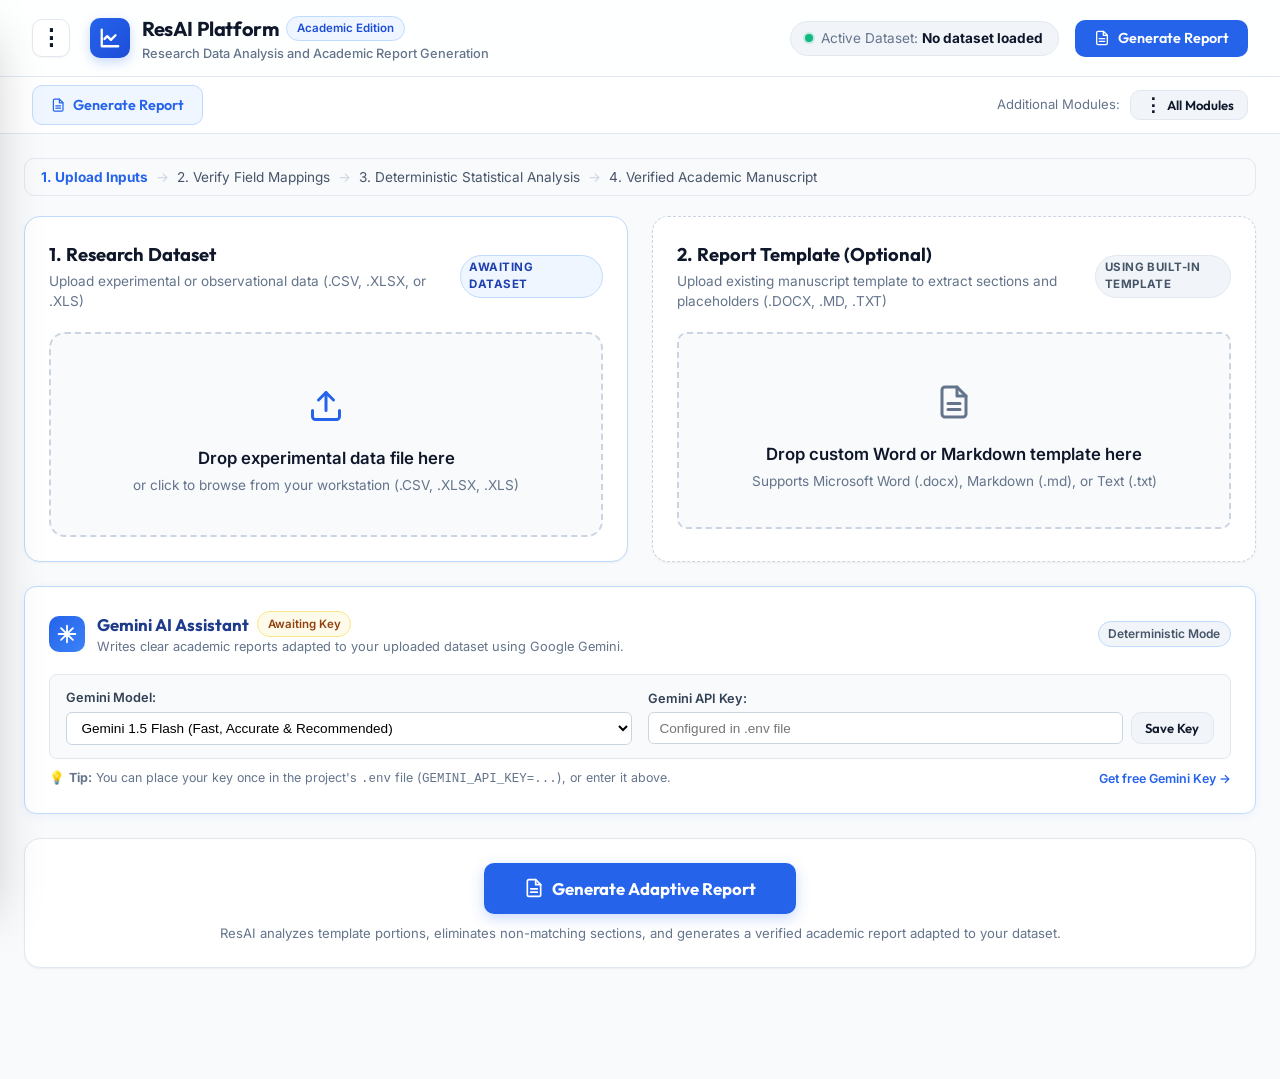
<file: index.html>
<!DOCTYPE html>
<html lang="en">
<head>
  <meta charset="UTF-8">
  <meta name="viewport" content="width=device-width, initial-scale=1.0">
  <title>ResAI - Precision Research Data Analysis and Reporting Platform</title>
  <meta name="description" content="ResAI - Precision research data analysis and reporting platform. Automated data quality profiling, rigorous hypothesis testing, local AI interpretation, and publication-grade academic manuscripts.">
  
  <!-- Modern Typography -->
  <link rel="preconnect" href="https://fonts.googleapis.com">
  <link rel="preconnect" href="https://fonts.gstatic.com" crossorigin>
  <link href="https://fonts.googleapis.com/css2?family=Inter:wght@400;500;600;700&family=Outfit:wght@500;600;700;800&family=JetBrains+Mono:wght@400;500&display=swap" rel="stylesheet">
  
  <!-- Plotly.js for Interactive Visualizations -->
  <script src="https://cdn.plot.ly/plotly-2.30.0.min.js"></script>

  <!-- Application Stylesheet -->
  <link rel="stylesheet" href="./static/css/styles.css?v=3.1">
</head>
<body>

  <!-- Top Navigation & Branding Header -->
  <header class="app-header">
    <div style="display: flex; align-items: center; gap: 0.75rem;">
      <!-- Three-Dot Navigation Menu Toggle Button -->
      <button id="btn-nav-menu-toggle" class="nav-menu-toggle-btn" aria-label="Open Secondary Navigation Menu" title="Open Navigation Menu">
        &#8942;
      </button>

      <div class="brand-wrapper">
        <div class="brand-logo" id="logo-icon" style="background: linear-gradient(135deg, #2563eb, #1d4ed8); display: flex; align-items: center; justify-content: center; box-shadow: 0 4px 12px rgba(37, 99, 235, 0.25);">
          <svg width="22" height="22" viewBox="0 0 24 24" fill="none" stroke="currentColor" stroke-width="2.5" stroke-linecap="round" stroke-linejoin="round" style="color: #ffffff;">
            <path d="M3 3v18h18" />
            <path d="M18 9l-5 5-4-4-3 3" />
          </svg>
        </div>
        <div>
          <div style="display: flex; align-items: center; gap: 0.5rem;">
            <span class="brand-title">ResAI Platform</span>
            <span class="badge" style="background: #eff6ff; color: #1d4ed8; font-size: 0.72rem; border: 1px solid #bfdbfe; font-weight: 600;">Academic Edition</span>
          </div>
          <div style="font-size: 0.8rem; color: var(--text-muted); font-weight: 500;">Research Data Analysis and Academic Report Generation</div>
        </div>
      </div>
    </div>

    <div style="display: flex; align-items: center; gap: 1rem;">
      <div class="header-status-pill">
        <span class="status-dot"></span>
        <span>Active Dataset: <strong id="header-dataset-name" style="color: var(--secondary);">No dataset loaded</strong></span>
      </div>
      <button class="btn btn-primary" id="btn-run-full-pipeline" title="Generate research report from active dataset">
        <svg class="ui-icon" viewBox="0 0 24 24"><path d="M14 2H6a2 2 0 0 0-2 2v16a2 2 0 0 0 2 2h12a2 2 0 0 0 2-2V8z"/><polyline points="14 2 14 8 20 8"/><line x1="16" y1="13" x2="8" y2="13"/><line x1="16" y1="17" x2="8" y2="17"/></svg>
        Generate Report
      </button>
    </div>
  </header>

  <!-- Primary Workflow Navigation Bar: Generate Report is the ONLY primary tab visible -->
  <nav class="workflow-nav-bar" aria-label="Workflow Steps">
    <button class="nav-tab-btn active" data-tab="generate" id="tab-btn-generate">
      <svg class="ui-icon ui-icon-sm" viewBox="0 0 24 24"><path d="M14 2H6a2 2 0 0 0-2 2v16a2 2 0 0 0 2 2h12a2 2 0 0 0 2-2V8z"/><polyline points="14 2 14 8 20 8"/><line x1="16" y1="13" x2="8" y2="13"/><line x1="16" y1="17" x2="8" y2="17"/></svg>
      Generate Report
    </button>
    <div style="margin-left: auto; display: flex; align-items: center; gap: 0.6rem;">
      <span style="font-size: 0.82rem; color: var(--text-muted);">Additional Modules:</span>
      <button class="btn btn-secondary btn-sm" id="btn-open-drawer-bar" style="font-size: 0.82rem; font-weight: 600; padding: 0.35rem 0.8rem; display: flex; align-items: center; gap: 0.35rem;" title="Access EDA, Hypothesis Testing, Visualizations, and Review">
        <span style="font-size: 1.1rem; line-height: 1;">&#8942;</span> All Modules
      </button>
    </div>
  </nav>

  <!-- Collapsible Navigation Drawer Backdrop -->
  <div id="nav-drawer-backdrop" class="nav-drawer-backdrop"></div>

  <!-- Collapsible Navigation Drawer (Secondary Tabs) -->
  <aside id="nav-drawer" class="nav-drawer" aria-label="Secondary Navigation Menu">
    <div class="nav-drawer-header">
      <div class="nav-drawer-title-box">
        <span class="nav-drawer-title">ResAI Research Modules</span>
        <span class="nav-drawer-subtitle">Secondary Analytical Tools</span>
      </div>
      <button id="btn-nav-drawer-close" class="nav-drawer-close" aria-label="Close Navigation Drawer">&times;</button>
    </div>
    <div class="nav-drawer-body">
      <div class="nav-drawer-section-title">Primary Workspace</div>
      <button class="nav-drawer-item primary-home active" data-tab="generate" id="drawer-item-generate">
        <svg class="ui-icon ui-icon-sm" viewBox="0 0 24 24"><path d="M14 2H6a2 2 0 0 0-2 2v16a2 2 0 0 0 2 2h12a2 2 0 0 0 2-2V8z"/><polyline points="14 2 14 8 20 8"/><line x1="16" y1="13" x2="8" y2="13"/><line x1="16" y1="17" x2="8" y2="17"/></svg>
        <span>Generate Report</span>
        <span class="nav-drawer-tag" style="background: #dcfce7; color: #166534;">Primary</span>
      </button>

      <div class="nav-drawer-section-title">Secondary Modules</div>
      <button class="nav-drawer-item" data-tab="eda" id="drawer-item-eda">
        <span class="nav-drawer-badge">2</span>
        <span>Exploratory Data Analysis & Features</span>
      </button>
      <button class="nav-drawer-item" data-tab="analysis" id="drawer-item-analysis">
        <span class="nav-drawer-badge">3</span>
        <span>Hypothesis Testing & Statistics</span>
      </button>
      <button class="nav-drawer-item" data-tab="visuals" id="drawer-item-visuals">
        <span class="nav-drawer-badge">4</span>
        <span>Publication Visualizations</span>
      </button>
      <button class="nav-drawer-item" data-tab="review" id="drawer-item-review">
        <span class="nav-drawer-badge">5</span>
        <span>Academic Report & Validation</span>
      </button>
      <button class="nav-drawer-item" data-tab="history" id="drawer-item-history">
        <span class="nav-drawer-badge">6</span>
        <span>Report History</span>
      </button>
    </div>
    <div class="nav-drawer-footer">
      <span>Client-Side Deterministic Engine</span>
      <button class="btn btn-secondary btn-sm" id="btn-drawer-quick-return" style="font-size: 0.75rem;">Return to Main</button>
    </div>
  </aside>

  <!-- Main Work Area -->
  <main class="app-main">

    <!-- ==========================================
         TAB 1: GENERATE REPORT (Default Landing Tab)
         ========================================== -->
    <section class="tab-pane active" id="tab-generate">
      
      <!-- Workflow Guidance Sub-header -->
      <div class="workflow-step-indicator">
        <span class="step-active">1. Upload Inputs</span>
        <span style="color: #cbd5e1;">&rarr;</span>
        <span id="step-ind-mapping">2. Verify Field Mappings</span>
        <span style="color: #cbd5e1;">&rarr;</span>
        <span id="step-ind-generation">3. Deterministic Statistical Analysis</span>
        <span style="color: #cbd5e1;">&rarr;</span>
        <span id="step-ind-report">4. Verified Academic Manuscript</span>
      </div>

      <!-- Upload Inputs: Visually Distinct Dual Interface -->
      <div class="grid-2" style="margin-bottom: 1.5rem;">
        
        <!-- Upload Card 1: Research Dataset (Primary) -->
        <div class="upload-card-dataset">
          <div class="card-header-flex">
            <div>
              <h2 class="card-title" style="font-size: 1.15rem;">1. Research Dataset</h2>
              <div class="card-subtitle">Upload experimental or observational data (.CSV, .XLSX, or .XLS)</div>
            </div>
            <span class="upload-card-badge" id="landing-dataset-status-badge" style="background: #eff6ff; color: #1e40af; border: 1px solid #bfdbfe;">Awaiting Dataset</span>
          </div>

          <!-- Dataset Drop Zone (visible before upload) -->
          <div class="drop-zone" id="drop-zone">
            <div class="drop-icon">
              <svg class="ui-icon ui-icon-lg" viewBox="0 0 24 24" style="color: var(--primary);"><path d="M21 15v4a2 2 0 0 1-2 2H5a2 2 0 0 1-2-2v-4"/><polyline points="17 8 12 3 7 8"/><line x1="12" y1="3" x2="12" y2="15"/></svg>
            </div>
            <div style="font-weight: 600; font-size: 1.05rem; color: var(--secondary);">Drop experimental data file here</div>
            <div style="font-size: 0.85rem; color: var(--text-muted); margin-top: 4px;">or click to browse from your workstation (.CSV, .XLSX, .XLS)</div>
            <input type="file" id="file-input" accept=".csv, .xlsx, .xls" style="display: none;">
          </div>

          <!-- Dataset Locked State Box (visible after upload) -->
          <div id="dataset-locked-card" class="locked-dataset-box" style="display: none;">
            <div class="locked-dataset-title" id="locked-dataset-name">dataset.csv</div>
            <div class="locked-dataset-meta" id="locked-dataset-meta">0 rows, 0 columns</div>
            <div style="margin-bottom: 1rem;">
              <span class="badge badge-success" style="font-size: 0.78rem;">Dataset Ingested and Profiled</span>
            </div>
            <button class="btn btn-secondary btn-sm" id="btn-reset-dataset" style="margin: 0 auto;">
              Start New Report / Upload New Dataset
            </button>
          </div>

          <!-- Upload Status Notification Area -->
          <div id="upload-status-area" style="display: none; margin-top: 0.85rem;"></div>
        </div>

        <!-- Upload Card 2: Academic Report Template (Optional) -->
        <div class="upload-card-template">
          <div class="card-header-flex">
            <div>
              <h2 class="card-title" style="font-size: 1.15rem;">2. Report Template (Optional)</h2>
              <div class="card-subtitle">Upload existing manuscript template to extract sections and placeholders (.DOCX, .MD, .TXT)</div>
            </div>
            <span class="upload-card-badge" id="template-status-badge" style="background: #f1f5f9; color: #475569; border: 1px solid #e2e8f0;">Using Built-in Template</span>
          </div>

          <!-- Template Drop Zone -->
          <div class="template-drop-zone" id="template-drop-zone">
            <div class="drop-icon">
              <svg class="ui-icon ui-icon-lg" viewBox="0 0 24 24" style="color: #64748b;"><path d="M14 2H6a2 2 0 0 0-2 2v16a2 2 0 0 0 2 2h12a2 2 0 0 0 2-2V8z"/><polyline points="14 2 14 8 20 8"/><line x1="16" y1="13" x2="8" y2="13"/><line x1="16" y1="17" x2="8" y2="17"/></svg>
            </div>
            <div style="font-weight: 600; font-size: 1.05rem; color: var(--secondary);">Drop custom Word or Markdown template here</div>
            <div style="font-size: 0.85rem; color: var(--text-muted); margin-top: 4px;">Supports Microsoft Word (.docx), Markdown (.md), or Text (.txt)</div>
            <input type="file" id="template-file-input" accept=".docx, .md, .txt" style="display: none;">
          </div>

          <!-- Template Uploaded Information Area -->
          <div id="template-info-box" style="display: none; margin-top: 1rem; background: #f8fafc; border: 1px solid #cbd5e1; border-radius: 8px; padding: 1rem;">
            <div style="display: flex; justify-content: space-between; align-items: center; margin-bottom: 0.5rem;">
              <span style="font-weight: 700; color: #1e3a8a; font-size: 0.9rem;" id="template-filename-label">Template Loaded</span>
              <button class="btn btn-secondary btn-sm" id="btn-remove-template" style="font-size: 0.75rem; padding: 2px 8px;">Remove Template</button>
            </div>
            <div style="font-size: 0.8rem; color: #475569; margin-bottom: 0.5rem;">Extracted Sections & Placeholders:</div>
            <div id="template-extracted-sections" style="display: flex; flex-wrap: wrap; gap: 4px;"></div>
          </div>
        </div>

      </div>

      <!-- ==========================================
           GEMINI AI INTELLIGENCE LAYER (Clean & Easy to Use)
           ========================================== -->
      <div id="local-ai-panel" class="card" style="margin-bottom: 1.5rem; border: 1px solid #bfdbfe; background: #ffffff; border-radius: 12px; box-shadow: 0 2px 8px rgba(37, 99, 235, 0.06);">
        <div class="card-header-flex" style="margin-bottom: 0.6rem;">
          <div style="display: flex; align-items: center; gap: 0.75rem;">
            <div style="width: 36px; height: 36px; border-radius: 10px; background: linear-gradient(135deg, #2563eb, #3b82f6); display: flex; align-items: center; justify-content: center; color: white;">
              <svg width="20" height="20" viewBox="0 0 24 24" fill="none" stroke="currentColor" stroke-width="2.2" stroke-linecap="round" stroke-linejoin="round">
                <path d="M12 2v20M2 12h20M4.93 4.93l14.14 14.14M4.93 19.07l14.14-14.14"/>
              </svg>
            </div>
            <div>
              <div style="display: flex; align-items: center; gap: 0.5rem;">
                <h2 class="card-title" style="font-size: 1.05rem; margin: 0; font-weight: 700; color: #1e3a8a;">Gemini AI Assistant</h2>
                <span class="badge" id="local-ai-status-badge" style="background: #eff6ff; color: #1e40af; border: 1px solid #bfdbfe; font-size: 0.72rem; font-weight: 600;">Checking .env...</span>
              </div>
              <div class="card-subtitle" style="font-size: 0.8rem; margin: 0; color: #64748b;">
                Writes clear academic reports adapted to your uploaded dataset using Google Gemini.
              </div>
            </div>
          </div>
          <div style="display: flex; align-items: center; gap: 0.5rem;">
            <span class="badge" id="ai-mode-badge" style="background: #eff6ff; color: #1d4ed8; border: 1px solid #bfdbfe; font-size: 0.75rem; font-weight: 600;">
              Active
            </span>
          </div>
        </div>

        <!-- Easy Gemini Configuration Body -->
        <div id="local-ai-body" style="padding-top: 0.5rem;">
          <div style="display: flex; flex-wrap: wrap; align-items: center; justify-content: space-between; gap: 1rem; background: #f8fafc; border: 1px solid #e2e8f0; border-radius: 8px; padding: 0.85rem 1rem;">
            <div style="flex: 1; min-width: 240px;">
              <label for="select-local-model" style="font-size: 0.8rem; font-weight: 600; color: #334155; display: block; margin-bottom: 0.25rem;">
                Gemini Model:
              </label>
              <select id="select-local-model" class="form-control" style="font-size: 0.85rem; padding: 0.45rem 0.65rem; border: 1px solid #cbd5e1; border-radius: 6px; width: 100%; background: #ffffff;">
                <option value="gemini-1.5-flash" selected>Gemini 1.5 Flash (Fast, Accurate & Recommended)</option>
                <option value="gemini-2.0-flash">Gemini 2.0 Flash (Next-Gen High Speed)</option>
                <option value="gemini-1.5-pro">Gemini 1.5 Pro (Deep Research Synthesis)</option>
              </select>
            </div>
            
            <div style="flex: 1; min-width: 240px;" id="gemini-key-container">
              <label for="input-gemini-key" style="font-size: 0.8rem; font-weight: 600; color: #334155; display: block; margin-bottom: 0.25rem;">
                Gemini API Key:
              </label>
              <div style="display: flex; gap: 0.5rem;">
                <input type="password" id="input-gemini-key" class="form-control" placeholder="Configured in .env file" style="font-size: 0.85rem; padding: 0.45rem 0.65rem; border: 1px solid #cbd5e1; border-radius: 6px; width: 100%; background: #ffffff;">
                <button class="btn btn-secondary btn-sm" id="btn-save-gemini-key" style="white-space: nowrap; font-size: 0.82rem; padding: 0.45rem 0.85rem;">Save Key</button>
              </div>
            </div>
          </div>

          <!-- Simple Helper Text -->
          <div id="local-ai-info-notice" style="font-size: 0.78rem; color: #64748b; margin-top: 0.6rem; display: flex; align-items: center; justify-content: space-between;">
            <span>💡 <strong>Tip:</strong> You can place your key once in the project's <code>.env</code> file (<code>GEMINI_API_KEY=...</code>), or enter it above.</span>
            <a href="https://aistudio.google.com/app/apikey" target="_blank" rel="noopener noreferrer" style="color: #2563eb; text-decoration: none; font-weight: 600; font-size: 0.78rem;">Get free Gemini Key &rarr;</a>
          </div>
        </div>
      </div>


      <!-- ==========================================
           STAGE 4: INTERACTIVE FIELD MAPPING & REVIEW PANEL
           ========================================== -->
      <div id="landing-mapping-panel" class="mapping-review-card" style="display: none;">
        <div class="card-header-flex" style="margin-bottom: 0.75rem;">
          <div>
            <h2 class="card-title" style="font-size: 1.2rem;">Template Intelligence & Variable Mapping</h2>
            <div class="card-subtitle">
              ResAI interprets every template section, strips instructional boilerplate, and maps analytical parameters to verified dataset calculations.
            </div>
          </div>
          <span class="badge" id="mapping-summary-badge" style="background: #eff6ff; color: #1e40af; border: 1px solid #bfdbfe; font-weight: 600;">
            Awaiting Confirmation
          </span>
        </div>

        <!-- Section Interpretation & Intelligence Decision Plan -->
        <div id="section-decisions-panel" style="margin-bottom: 1.25rem; background: #f8fafc; border: 1px solid #e2e8f0; border-radius: 8px; padding: 1rem;">
          <div style="display: flex; justify-content: space-between; align-items: center; margin-bottom: 0.5rem;">
            <span style="font-weight: 700; color: #1e3a8a; font-size: 0.88rem;">Template Interpretation & Section Action Plan</span>
            <span style="font-size: 0.75rem; color: #64748b;">Automated Deterministic Classification</span>
          </div>
          <div id="section-decisions-list" style="display: flex; flex-direction: column; gap: 0.5rem; font-size: 0.82rem;"></div>
        </div>

        <!-- Optional Study Context Inputs -->
        <details style="margin-bottom: 1.25rem; background: #ffffff; border: 1px solid #e2e8f0; border-radius: 8px; padding: 0.75rem 1rem;">
          <summary style="font-weight: 600; color: #1e3a8a; font-size: 0.85rem; cursor: pointer;">
            Optional Study Context & Literature Citations (Click to customize)
          </summary>
          <div style="display: grid; grid-template-columns: 1fr 1fr; gap: 0.75rem; margin-top: 0.75rem;">
            <div>
              <label style="font-size: 0.75rem; color: #475569; font-weight: 600; display: block; margin-bottom: 0.2rem;">Custom Study Title</label>
              <input type="text" id="study-context-title" class="form-control" placeholder="e.g. Phase II Clinical Evaluation of Recovery Rates" style="width: 100%; font-size: 0.8rem; padding: 0.4rem 0.6rem; border: 1px solid #cbd5e1; border-radius: 4px;">
            </div>
            <div>
              <label style="font-size: 0.75rem; color: #475569; font-weight: 600; display: block; margin-bottom: 0.2rem;">Principal Investigator / Author</label>
              <input type="text" id="study-context-author" class="form-control" placeholder="e.g. Dr. Alex Mercer, Department of Oncology" style="width: 100%; font-size: 0.8rem; padding: 0.4rem 0.6rem; border: 1px solid #cbd5e1; border-radius: 4px;">
            </div>
            <div style="grid-column: 1 / -1;">
              <label style="font-size: 0.75rem; color: #475569; font-weight: 600; display: block; margin-bottom: 0.2rem;">Research Objective / Question</label>
              <input type="text" id="study-context-objective" class="form-control" placeholder="e.g. Determine whether active drug cohorts exhibit statistically accelerated recovery relative to controls" style="width: 100%; font-size: 0.8rem; padding: 0.4rem 0.6rem; border: 1px solid #cbd5e1; border-radius: 4px;">
            </div>
            <div style="grid-column: 1 / -1;">
              <label style="font-size: 0.75rem; color: #475569; font-weight: 600; display: block; margin-bottom: 0.2rem;">Literature Citations (One per line; ResAI will never hallucinate fake sources)</label>
              <textarea id="study-context-literature" class="form-control" rows="2" placeholder="e.g. Smith, J. & Jones, R. (2021). Foundations of Clinical Recovery Trials. Journal of Medicine, 45(2), 112-120." style="width: 100%; font-size: 0.8rem; padding: 0.4rem 0.6rem; border: 1px solid #cbd5e1; border-radius: 4px; font-family: var(--font-mono);"></textarea>
            </div>
          </div>
        </details>

        <!-- Mappings Table -->
        <div class="table-container">
          <table class="mapping-table" id="mapping-table">
            <thead>
              <tr>
                <th style="width: 22%;">Target Document Field</th>
                <th style="width: 18%;">Source Type</th>
                <th style="width: 25%;">Assigned Variable / Operation</th>
                <th style="width: 15%;">Status</th>
                <th style="width: 20%;">Review & Modify</th>
              </tr>
            </thead>
            <tbody id="mapping-table-body"></tbody>
          </table>
        </div>

        <!-- Mapping Action Bar -->
        <div style="display: flex; justify-content: space-between; align-items: center; margin-top: 1.25rem; padding-top: 1rem; border-top: 1px solid #e2e8f0; flex-wrap: wrap; gap: 1rem;">
          <div style="font-size: 0.82rem; color: #64748b;" id="mapping-guidance-note">
            Deterministic calculations will execute only on verified mappings. No numbers will be guessed or fabricated.
          </div>
          <button class="btn btn-primary" id="btn-confirm-mappings-generate" style="padding: 0.85rem 2rem; font-size: 1rem; font-weight: 700; box-shadow: 0 4px 14px rgba(37, 99, 235, 0.25);">
            <svg class="ui-icon" style="width: 18px; height: 18px;" viewBox="0 0 24 24"><polyline points="20 6 9 17 4 12"/></svg>
            Confirm Mappings & Generate Report
          </button>
        </div>
      </div>

      <!-- Action Card: Direct Generate Button -->
      <div class="card" id="landing-initial-generate-card" style="margin-bottom: 1.5rem; text-align: center; padding: 1.5rem;">
        <button class="btn btn-primary" id="btn-generate-landing-report" style="padding: 0.95rem 2.5rem; font-size: 1.05rem; font-weight: 700; margin: 0 auto; box-shadow: 0 4px 14px rgba(37, 99, 235, 0.25);">
          <svg class="ui-icon" style="width: 20px; height: 20px;" viewBox="0 0 24 24"><path d="M14 2H6a2 2 0 0 0-2 2v16a2 2 0 0 0 2 2h12a2 2 0 0 0 2-2V8z"/><polyline points="14 2 14 8 20 8"/><line x1="16" y1="13" x2="8" y2="13"/><line x1="16" y1="17" x2="8" y2="17"/></svg>
          Generate Adaptive Report
        </button>
        <div style="font-size: 0.82rem; color: #64748b; margin-top: 0.6rem;">
          ResAI analyzes template portions, eliminates non-matching sections, and generates a verified academic report adapted to your dataset.
        </div>
      </div>

      <!-- Execution Pipeline Progress Container -->
      <div id="landing-pipeline-progress" class="pipeline-progress-container" style="display: none; margin-bottom: 1.5rem;">
        <div style="display: flex; justify-content: space-between; align-items: center;">
          <div style="font-weight: 700; color: #1e3a8a; font-size: 0.95rem; display: flex; align-items: center; gap: 0.5rem;">
            <div class="spinner" style="width: 18px; height: 18px; border-width: 2px;"></div>
            <span id="pipeline-status-text">Executing automated research pipeline...</span>
          </div>
          <span style="font-size: 0.78rem; color: #64748b; font-weight: 600;" id="pipeline-step-counter">Step 1 of 5</span>
        </div>
        <div class="pipeline-steps-grid">
          <div class="pipeline-step-item" id="p-step-1">
            <span class="step-icon-circle">1</span>
            <span>Dataset Ingestion</span>
          </div>
          <div class="pipeline-step-item" id="p-step-2">
            <span class="step-icon-circle">2</span>
            <span>Health & Profiling</span>
          </div>
          <div class="pipeline-step-item" id="p-step-3">
            <span class="step-icon-circle">3</span>
            <span>Hypothesis Testing</span>
          </div>
          <div class="pipeline-step-item" id="p-step-4">
            <span class="step-icon-circle">4</span>
            <span>Grounded Narrative</span>
          </div>
          <div class="pipeline-step-item" id="p-step-5">
            <span class="step-icon-circle">5</span>
            <span>Claim Validation</span>
          </div>
        </div>
      </div>

      <!-- Instant Report Outcome & Direct Download Card -->
      <div id="landing-report-outcome" class="report-outcome-card" style="display: none;">
        <div style="display: flex; justify-content: space-between; align-items: flex-start; flex-wrap: wrap; gap: 1rem; border-bottom: 1.5px solid #e2e8f0; padding-bottom: 1rem;">
          <div>
            <div style="display: flex; align-items: center; gap: 0.5rem; margin-bottom: 0.25rem;">
              <span class="badge badge-success">Report Generated Successfully</span>
              <span class="badge" id="outcome-claim-badge" style="background: #ecfdf5; color: #065f46; border: 1px solid #a7f3d0; font-weight: 700;">Claims Grounded</span>
            </div>
            <h2 id="outcome-title" style="font-family: var(--font-heading); color: #1e3a8a; font-size: 1.35rem; font-weight: 700; margin-top: 0.25rem;">
              Empirical Research Manuscript
            </h2>
            <div id="outcome-meta" style="font-size: 0.85rem; color: #64748b;">
              Principal Investigator: Lead Researcher | Date: Today | Verified Analysis
            </div>
          </div>

          <!-- Direct Download Actions on Tab 1 -->
          <div style="display: flex; gap: 0.5rem; flex-wrap: wrap;">
            <button class="btn btn-primary btn-sm" id="btn-landing-dl-docx" title="Download Microsoft Word document">
              <svg class="ui-icon ui-icon-sm" viewBox="0 0 24 24"><path d="M14 2H6a2 2 0 0 0-2 2v16a2 2 0 0 0 2 2h12a2 2 0 0 0 2-2V8z"/><polyline points="14 2 14 8 20 8"/><line x1="16" y1="13" x2="8" y2="13"/><line x1="16" y1="17" x2="8" y2="17"/></svg>
              Download Word (.docx)
            </button>
            <button class="btn btn-secondary btn-sm" id="btn-landing-dl-md" title="Download Markdown text">
              <svg class="ui-icon ui-icon-sm" viewBox="0 0 24 24"><polyline points="4 7 4 4 20 4 20 7"/><line x1="9" y1="20" x2="15" y2="20"/><line x1="12" y1="4" x2="12" y2="20"/></svg>
              Markdown (.md)
            </button>
            <button class="btn btn-secondary btn-sm" id="btn-landing-dl-pdf" title="Print or save as PDF">
              <svg class="ui-icon ui-icon-sm" viewBox="0 0 24 24"><polyline points="6 9 6 2 18 2 18 9"/><path d="M6 18H4a2 2 0 0 1-2-2v-5a2 2 0 0 1 2-2h16a2 2 0 0 1 2 2v5a2 2 0 0 1-2 2h-2"/><rect x="6" y="14" width="12" height="8"/></svg>
              Print / PDF
            </button>
            <button class="btn btn-secondary btn-sm" id="btn-landing-copy" title="Copy manuscript text">
              <svg class="ui-icon ui-icon-sm" viewBox="0 0 24 24"><rect x="9" y="9" width="13" height="13" rx="2" ry="2"/><path d="M5 15H4a2 2 0 0 1-2-2V4a2 2 0 0 1 2-2h9a2 2 0 0 1 2 2v1"/></svg>
              Copy Text
            </button>
            <button class="btn btn-secondary btn-sm" id="btn-landing-goto-review" style="background: #eff6ff; border-color: #93c5fd; color: #1d4ed8;" title="Inspect in-depth in Secondary Review Tab">
              Inspect in Full Editor &rarr;
            </button>
          </div>
        </div>

        <!-- Validation & Hygiene Alerts (Only shown if warnings or blocked operations exist) -->
        <div id="outcome-warnings-container" style="display: none; background: #fffbeb; border: 1.5px solid #fde68a; border-radius: 8px; padding: 0.85rem 1.1rem; margin-top: 1.25rem; margin-bottom: 1.25rem;">
          <div style="font-weight: 700; color: #92400e; font-size: 0.88rem; margin-bottom: 0.35rem;">
            Statistical and Data Hygiene Caveats:
          </div>
          <ul id="outcome-warnings-list" style="margin-left: 1.2rem; font-size: 0.83rem; color: #78350f; line-height: 1.5;"></ul>
        </div>

        <!-- Adaptive Report Intelligence Summary (Shown when Gemini Adaptive Engine synthesizes the report) -->
        <div id="outcome-adaptive-panel" style="display: none; background: linear-gradient(135deg, #f0fdf4 0%, #eff6ff 100%); border: 1.5px solid #bbf7d0; border-radius: 8px; padding: 1rem 1.25rem; margin-top: 1.25rem; margin-bottom: 1.25rem;">
          <div style="display: flex; align-items: center; justify-content: space-between; flex-wrap: wrap; gap: 0.75rem; margin-bottom: 0.6rem;">
            <div style="display: flex; align-items: center; gap: 0.6rem;">
              <span style="font-size: 1.2rem;">✨</span>
              <span style="font-weight: 700; color: #166534; font-size: 0.95rem;">Adaptive Intelligence Plan</span>
              <span class="badge" id="outcome-domain-badge" style="background: #dbeafe; color: #1e40af; border: 1px solid #bfdbfe; font-size: 0.75rem; font-weight: 600;">Domain: Empirical Analysis</span>
            </div>
            <span class="badge" id="outcome-adaptation-badge" style="background: #dcfce7; color: #15803d; border: 1px solid #86efac; font-size: 0.75rem; font-weight: 600;">100% Grounded • 0 Hallucinations</span>
          </div>
          <div id="outcome-adaptive-summary" style="font-size: 0.86rem; color: #334155; line-height: 1.55;">
            <!-- Adaptive narrative plan explanation -->
          </div>
          <div id="outcome-adaptive-sections" style="display: flex; flex-wrap: wrap; gap: 0.4rem; margin-top: 0.75rem;">
            <!-- Dynamic tags for adapted sections -->
          </div>
        </div>

        <!-- Industry-Grade Generated Academic Manuscript Viewer -->
        <div style="margin-top: 1.5rem;">
          <div id="landing-manuscript-viewer" class="academic-manuscript">
            <!-- Rendered complete publication-grade manuscript appears here -->
          </div>
        </div>
      </div>
    </section>


    <!-- ==========================================
         TAB 2: EXPLORATORY DATA ANALYSIS & FEATURE ENGINEERING
         ========================================== -->
    <section class="tab-pane" id="tab-eda">
      
      <!-- Quick Return Bar -->
      <div class="secondary-tab-nav-bar">
        <div style="display: flex; align-items: center; gap: 0.5rem; font-size: 0.85rem; color: #64748b;">
          <span>Secondary Module</span>
          <span>&bull;</span>
          <strong style="color: var(--secondary);">Exploratory Data Analysis & Features</strong>
        </div>
        <button class="btn-return-home btn-back-to-generate" title="Return to Generate Report">
          &larr; Return to Generate Report
        </button>
      </div>
      
      <!-- Dataset Attributes & Sheet Inspection -->
      <div class="card" style="margin-bottom: 1.25rem;">
        <div class="card-header-flex">
          <div>
            <h2 class="card-title">Dataset Attributes and Schema Inspection</h2>
            <div class="card-subtitle">Examine loaded data structures, column schemas, and sample records in laboratory memory</div>
          </div>
          <div style="display: flex; gap: 0.5rem; align-items: center;">
            <select class="form-select" id="select-excel-sheet" style="display: none; width: auto; font-size: 0.82rem;">
              <option value="">Active Sheet</option>
            </select>
            <span class="badge badge-success" id="explorer-records-badge">0 Rows Loaded</span>
          </div>
        </div>

        <div class="grid-4" style="margin-top: 0.5rem;">
          <div class="stat-box">
            <div class="stat-value" id="exp-total-rows">0</div>
            <div class="stat-label">Total Observations (N)</div>
          </div>
          <div class="stat-box">
            <div class="stat-value" id="exp-total-cols">0</div>
            <div class="stat-label">Total Columns (P)</div>
          </div>
          <div class="stat-box">
            <div class="stat-value" id="exp-num-cols">0</div>
            <div class="stat-label">Continuous Measures</div>
          </div>
          <div class="stat-box">
            <div class="stat-value" id="exp-cat-cols">0</div>
            <div class="stat-label">Categorical Factors</div>
          </div>
        </div>
      </div>

      <!-- Health Metrics Overview -->
      <div class="grid-4" style="margin-bottom: 1.25rem;">
        <div class="stat-box">
          <div class="stat-value" id="stat-health-score">100%</div>
          <div class="stat-label">Data Health Index</div>
        </div>
        <div class="stat-box">
          <div class="stat-value" id="stat-total-rows">0</div>
          <div class="stat-label">Total Observations (N)</div>
        </div>
        <div class="stat-box">
          <div class="stat-value" id="stat-total-cols">0</div>
          <div class="stat-label">Variables / Features</div>
        </div>
        <div class="stat-box">
          <div class="stat-value" id="stat-missing-rate">0.0%</div>
          <div class="stat-label">Missing Cell Rate</div>
        </div>
      </div>

      <!-- Feature Engineering & Preprocessing Studio -->
      <div class="card" style="margin-bottom: 1.5rem;">
        <div class="card-header-flex">
          <div>
            <h2 class="card-title">Feature Engineering and Preprocessing Studio</h2>
            <div class="card-subtitle">Clean, impute missing values, handle outliers, scale continuous features, and encode categories</div>
          </div>
          <button class="btn btn-success btn-sm" id="btn-clean-data">
            Auto Impute & Clean Dataset
          </button>
        </div>

        <div id="eda-issues-container" style="margin-bottom: 1rem;"></div>

        <!-- 4 Modular Feature Engineering Tools -->
        <div class="fe-grid">
          
          <!-- Tool 1: Missing Value Imputation -->
          <div class="fe-card">
            <div>
              <div class="fe-card-title">Missing Value Imputation</div>
              <div class="fe-card-desc">Replace null/missing cells with robust statistical estimators or drop rows</div>
              <div class="form-group">
                <label class="form-label">Target Variable</label>
                <select class="form-select" id="fe-impute-col"></select>
              </div>
              <div class="form-group">
                <label class="form-label">Strategy</label>
                <select class="form-select" id="fe-impute-strategy">
                  <option value="mean">Mean (Continuous)</option>
                  <option value="median">Median (Continuous)</option>
                  <option value="mode">Mode (Most Frequent)</option>
                  <option value="drop_rows">Drop Rows with Missing Values</option>
                </select>
              </div>
            </div>
            <button class="btn btn-primary btn-sm" id="btn-apply-impute" style="width: 100%; margin-top: 0.5rem;">
              Apply Imputation
            </button>
          </div>

          <!-- Tool 2: Outlier Treatment -->
          <div class="fe-card">
            <div>
              <div class="fe-card-title">Outlier Treatment</div>
              <div class="fe-card-desc">Handle extreme values using IQR clipping or percentile Winsorization</div>
              <div class="form-group">
                <label class="form-label">Continuous Variable</label>
                <select class="form-select" id="fe-outlier-col"></select>
              </div>
              <div class="form-group">
                <label class="form-label">Treatment Method</label>
                <select class="form-select" id="fe-outlier-method">
                  <option value="clip_iqr">IQR Boundary Clipping (1.5x IQR)</option>
                  <option value="winsorize">Winsorization (5th - 95th Percentile)</option>
                  <option value="drop_outliers">Remove Outlier Observations</option>
                </select>
              </div>
            </div>
            <button class="btn btn-primary btn-sm" id="btn-apply-outlier" style="width: 100%; margin-top: 0.5rem;">
              Apply Outlier Treatment
            </button>
          </div>

          <!-- Tool 3: Feature Scaling & Transformations -->
          <div class="fe-card">
            <div>
              <div class="fe-card-title">Scaling and Transformations</div>
              <div class="fe-card-desc">Apply mathematical transformations to stabilize variance and normalize distributions</div>
              <div class="form-group">
                <label class="form-label">Continuous Variable</label>
                <select class="form-select" id="fe-transform-col"></select>
              </div>
              <div class="form-group">
                <label class="form-label">Transformation Type</label>
                <select class="form-select" id="fe-transform-type">
                  <option value="log">Log Transformation ln(x + 1)</option>
                  <option value="zscore">Standardization (Z-Score Scaling)</option>
                  <option value="minmax">Min-Max Normalization (0 to 1)</option>
                </select>
              </div>
            </div>
            <button class="btn btn-primary btn-sm" id="btn-apply-transform" style="width: 100%; margin-top: 0.5rem;">
              Apply Transformation
            </button>
          </div>

          <!-- Tool 4: Categorical Encoding -->
          <div class="fe-card">
            <div>
              <div class="fe-card-title">Categorical Encoding</div>
              <div class="fe-card-desc">Convert nominal or factor categories into binary indicator columns</div>
              <div class="form-group">
                <label class="form-label">Categorical Factor</label>
                <select class="form-select" id="fe-encode-col"></select>
              </div>
              <div class="form-group">
                <label class="form-label">Encoding Technique</label>
                <select class="form-select" id="fe-encode-type">
                  <option value="onehot">One-Hot Encoding (Dummy Variables)</option>
                </select>
              </div>
            </div>
            <button class="btn btn-primary btn-sm" id="btn-apply-encode" style="width: 100%; margin-top: 0.5rem;">
              Generate Encodings
            </button>
          </div>

        </div>

        <div id="fe-feedback-area" style="display: none; margin-top: 1rem; padding: 0.75rem 1rem; border-radius: 6px; font-size: 0.85rem; font-weight: 500;"></div>
      </div>

      <!-- Feature Audit Table -->
      <div class="card" style="margin-bottom: 1.5rem;">
        <div class="card-header-flex">
          <div>
            <h2 class="card-title">Variable Profiling Audit</h2>
            <div class="card-subtitle">Data type inference, uniqueness ratio, skewness, and outlier counts</div>
          </div>
        </div>
        <div class="table-container">
          <table class="data-table" id="eda-columns-table">
            <thead>
              <tr>
                <th>Variable Name</th>
                <th>Inferred Type</th>
                <th>Missing Values</th>
                <th>Unique Count</th>
                <th>Skewness</th>
                <th>IQR Outliers</th>
                <th>Hygiene Status</th>
              </tr>
            </thead>
            <tbody id="eda-columns-tbody"></tbody>
          </table>
        </div>
      </div>

      <!-- Raw Observation Records Table Card -->
      <div class="card">
        <div class="card-header-flex">
          <div>
            <h2 class="card-title">Raw Observation Records Inspector (First 15 Observations)</h2>
            <div class="card-subtitle">Verifiable raw data loaded in client-side memory</div>
          </div>
          <span style="font-size: 0.82rem; color: #64748b; font-weight: 500;">Exact dataset mirror</span>
        </div>
        <div class="table-container">
          <table class="data-table" id="preview-table">
            <thead id="preview-thead"></thead>
            <tbody id="preview-tbody"></tbody>
          </table>
        </div>
      </div>
    </section>


    <!-- ==========================================
         TAB 3: HYPOTHESIS TESTING & STATS
         ========================================== -->
    <section class="tab-pane" id="tab-analysis">
      
      <!-- Quick Return Bar -->
      <div class="secondary-tab-nav-bar">
        <div style="display: flex; align-items: center; gap: 0.5rem; font-size: 0.85rem; color: #64748b;">
          <span>Secondary Module</span>
          <span>&bull;</span>
          <strong style="color: var(--secondary);">Hypothesis Testing & Statistics</strong>
        </div>
        <button class="btn-return-home btn-back-to-generate" title="Return to Generate Report">
          &larr; Return to Generate Report
        </button>
      </div>
      <!-- AI Recommended Tests -->
      <div class="card" style="border: 2px solid #bfdbfe; margin-bottom: 1.5rem;">
        <div class="card-header-flex">
          <div>
            <h2 class="card-title" style="color: #1e40af;">
              Recommended Statistical Procedures
            </h2>
            <div class="card-subtitle">Heuristically mapped to your data distributions, sample size, and variables</div>
          </div>
        </div>
        <div id="recommendations-list"></div>
      </div>

      <!-- Descriptive Statistics Table -->
      <div class="card" style="margin-bottom: 1.5rem;">
        <div class="card-header-flex">
          <div>
            <h2 class="card-title">Descriptive Statistics (Parametric & Non-Parametric)</h2>
            <div class="card-subtitle">Mean, Standard Deviation, 95% CI, Median, Interquartile Range, Normality p-values</div>
          </div>
        </div>
        <div class="table-container">
          <table class="data-table">
            <thead>
              <tr>
                <th>Variable</th>
                <th>Mean ± SD</th>
                <th>95% Confidence Interval</th>
                <th>Median (IQR)</th>
                <th>Range (Min – Max)</th>
                <th>Skewness</th>
                <th>Normality (Shapiro-Wilk)</th>
              </tr>
            </thead>
            <tbody id="summary-stats-tbody"></tbody>
          </table>
        </div>
      </div>

      <!-- Manual Test Builders Grid -->
      <div class="grid-2">
        <!-- Two-Sample Test Card -->
        <div class="card">
          <div class="card-header-flex">
            <div>
              <h3 class="card-title" style="font-size: 1.05rem;">Two-Sample Comparison (t-test / Mann-Whitney)</h3>
              <div class="card-subtitle">Compare continuous measure between 2 groups (e.g. Treatment vs Control)</div>
            </div>
          </div>
          <div class="form-group">
            <label class="form-label">Continuous Metric (Y)</label>
            <select class="form-select" id="ts-continuous"></select>
          </div>
          <div class="form-group">
            <label class="form-label">Binary Group Variable (X)</label>
            <select class="form-select" id="ts-group"></select>
          </div>
          <button class="btn btn-primary btn-sm" id="btn-calc-two-sample">Calculate Comparison</button>
        </div>

        <!-- ANOVA Card -->
        <div class="card">
          <div class="card-header-flex">
            <div>
              <h3 class="card-title" style="font-size: 1.05rem;">One-Way ANOVA & Post-hoc Tukey HSD</h3>
              <div class="card-subtitle">Compare continuous metric across 3+ groups (e.g. Placebo vs Drug A vs Drug B)</div>
            </div>
          </div>
          <div class="form-group">
            <label class="form-label">Continuous Metric (Y)</label>
            <select class="form-select" id="anova-continuous"></select>
          </div>
          <div class="form-group">
            <label class="form-label">Categorical Factor (X)</label>
            <select class="form-select" id="anova-group"></select>
          </div>
          <button class="btn btn-primary btn-sm" id="btn-calc-anova">Calculate ANOVA & Tukey</button>
        </div>

        <!-- Linear Regression Card -->
        <div class="card">
          <div class="card-header-flex">
            <div>
              <h3 class="card-title" style="font-size: 1.05rem;">OLS Multiple Linear Regression</h3>
              <div class="card-subtitle">Model relationship of predictors on target outcome with R², F-test, and p-values</div>
            </div>
          </div>
          <div class="form-group">
            <label class="form-label">Target Dependent Variable (Y)</label>
            <select class="form-select" id="reg-target"></select>
          </div>
          <div class="form-group">
            <label class="form-label">Independent Predictors (X)</label>
            <div id="reg-predictors-container" style="max-height: 80px; overflow-y: auto; padding: 4px; border: 1px solid #e2e8f0; border-radius: 6px;"></div>
          </div>
          <button class="btn btn-primary btn-sm" id="btn-calc-reg">Fit OLS Regression</button>
        </div>

        <!-- Correlation & Chi-Square Card -->
        <div class="card">
          <div class="card-header-flex">
            <div>
              <h3 class="card-title" style="font-size: 1.05rem;">Correlation & Chi-Square Association</h3>
              <div class="card-subtitle">Pairwise Pearson/Spearman matrices or categorical independence tests</div>
            </div>
          </div>
          <div class="form-group">
            <label class="form-label">Correlation Method</label>
            <select class="form-select" id="corr-method">
              <option value="pearson">Pearson Linear Correlation</option>
              <option value="spearman">Spearman Rank Correlation (Non-parametric)</option>
            </select>
          </div>
          <button class="btn btn-secondary btn-sm" id="btn-calc-correlation" style="margin-bottom: 1rem;">Compute Correlation Matrix</button>

          <hr style="border: none; border-top: 1px solid #e2e8f0; margin: 0.75rem 0;">
          <div style="font-size: 0.8rem; font-weight: 600; color: #475569; margin-bottom: 0.4rem;">Chi-Square Contingency Test:</div>
          <div class="grid-2" style="gap: 0.5rem; margin-bottom: 0.5rem;">
            <select class="form-select" id="chi-var1"></select>
            <select class="form-select" id="chi-var2"></select>
          </div>
          <button class="btn btn-secondary btn-sm" id="btn-calc-chi">Test Categorical Independence</button>
        </div>
      </div>

      <!-- Execution Log & Results Display -->
      <div style="margin-top: 1.5rem;">
        <h3 style="font-family: var(--font-heading); font-size: 1.25rem; font-weight: 700; color: var(--secondary); margin-bottom: 0.75rem;">
          Computed Statistical Findings (APA Verified)
        </h3>
        <div id="test-results-log"></div>
      </div>
    </section>


    <!-- ==========================================
         TAB 4: PUBLICATION VISUALIZATIONS
         ========================================== -->
    <section class="tab-pane" id="tab-visuals">
      
      <!-- Quick Return Bar -->
      <div class="secondary-tab-nav-bar">
        <div style="display: flex; align-items: center; gap: 0.5rem; font-size: 0.85rem; color: #64748b;">
          <span>Secondary Module</span>
          <span>&bull;</span>
          <strong style="color: var(--secondary);">Publication Visualizations</strong>
        </div>
        <button class="btn-return-home btn-back-to-generate" title="Return to Generate Report">
          &larr; Return to Generate Report
        </button>
      </div>
      <!-- Correlation Heatmap -->
      <div class="card" style="margin-bottom: 1.5rem;">
        <div class="card-header-flex">
          <div>
            <h2 class="card-title">Bivariate Correlation Heatmap</h2>
            <div class="card-subtitle">Interactive matrix with Pearson coefficients</div>
          </div>
        </div>
        <div id="plot-heatmap-container" style="min-height: 420px;"></div>
      </div>

      <!-- Interactive Custom Visualizer Builder -->
      <div class="card">
        <div class="card-header-flex">
          <div>
            <h2 class="card-title">Publication Chart Studio</h2>
            <div class="card-subtitle">Generate publication-grade bar graphs with error bars, pie/donut charts, box/violin distributions, and regression trendlines</div>
          </div>
        </div>

        <div class="grid-3" style="margin-bottom: 1.25rem;">
          <!-- 1. Research Bar Chart -->
          <div class="stat-box" style="text-align: left;">
            <div style="font-weight: 700; color: #1e40af; margin-bottom: 0.5rem;">Bar Chart (Means ± SEM / Counts)</div>
            <label style="font-size: 0.75rem; color: var(--text-muted);">Category / X-Axis:</label>
            <select class="form-select" id="vis-bar-cat" style="margin-bottom: 0.4rem;"></select>
            <label style="font-size: 0.75rem; color: var(--text-muted);">Metric / Y-Axis (Optional for Means):</label>
            <select class="form-select" id="vis-bar-num" style="margin-bottom: 0.4rem;"></select>
            <label style="font-size: 0.75rem; color: var(--text-muted);">Subgroup / Cluster:</label>
            <select class="form-select" id="vis-bar-sub" style="margin-bottom: 0.5rem;"></select>
            <button class="btn btn-secondary btn-sm" id="btn-render-bar" style="width: 100%;">Plot Bar Chart</button>
          </div>

          <!-- 2. Pie & Donut Chart -->
          <div class="stat-box" style="text-align: left;">
            <div style="font-weight: 700; color: #1e40af; margin-bottom: 0.5rem;">Donut & Pie Proportions</div>
            <label style="font-size: 0.75rem; color: var(--text-muted);">Categorical Variable:</label>
            <select class="form-select" id="vis-pie-cat" style="margin-bottom: 0.4rem;"></select>
            <label style="font-size: 0.75rem; color: var(--text-muted);">Style:</label>
            <select class="form-select" id="vis-pie-style" style="margin-bottom: 0.5rem;">
              <option value="donut">Donut Chart</option>
              <option value="pie">Full Pie Chart</option>
            </select>
            <div style="height: 1.6rem;"></div>
            <button class="btn btn-secondary btn-sm" id="btn-render-pie" style="width: 100%;">Plot Pie/Donut Chart</button>
          </div>

          <!-- 3. Box & Violin -->
          <div class="stat-box" style="text-align: left;">
            <div style="font-weight: 700; color: #1e40af; margin-bottom: 0.5rem;">Box & Violin by Group</div>
            <label style="font-size: 0.75rem; color: var(--text-muted);">Continuous Variable:</label>
            <select class="form-select" id="vis-box-cont" style="margin-bottom: 0.4rem;"></select>
            <label style="font-size: 0.75rem; color: var(--text-muted);">Grouping Factor:</label>
            <select class="form-select" id="vis-box-grp" style="margin-bottom: 0.5rem;"></select>
            <div style="height: 1.6rem;"></div>
            <button class="btn btn-secondary btn-sm" id="btn-render-box" style="width: 100%;">Plot Group Variance</button>
          </div>

          <!-- 4. Scatter & Regression -->
          <div class="stat-box" style="text-align: left;">
            <div style="font-weight: 700; color: #1e40af; margin-bottom: 0.5rem;">Scatter & OLS Fit</div>
            <label style="font-size: 0.75rem; color: var(--text-muted);">X-Axis Variable:</label>
            <select class="form-select" id="vis-scat-x" style="margin-bottom: 0.4rem;"></select>
            <label style="font-size: 0.75rem; color: var(--text-muted);">Y-Axis Variable:</label>
            <select class="form-select" id="vis-scat-y" style="margin-bottom: 0.5rem;"></select>
            <button class="btn btn-secondary btn-sm" id="btn-render-scatter" style="width: 100%;">Plot OLS Fit</button>
          </div>

          <!-- 5. Distribution -->
          <div class="stat-box" style="text-align: left;">
            <div style="font-weight: 700; color: #1e40af; margin-bottom: 0.5rem;">Distribution & Histogram</div>
            <label style="font-size: 0.75rem; color: var(--text-muted);">Continuous Column:</label>
            <select class="form-select" id="vis-dist-col" style="margin-bottom: 0.4rem;"></select>
            <label style="font-size: 0.75rem; color: var(--text-muted);">Group By (Optional):</label>
            <select class="form-select" id="vis-dist-group" style="margin-bottom: 0.5rem;"></select>
            <button class="btn btn-secondary btn-sm" id="btn-render-dist" style="width: 100%;">Plot Distribution</button>
          </div>

          <!-- 6. Longitudinal / Trendline -->
          <div class="stat-box" style="text-align: left;">
            <div style="font-weight: 700; color: #1e40af; margin-bottom: 0.5rem;">Experimental Trajectory</div>
            <label style="font-size: 0.75rem; color: var(--text-muted);">X-Axis (Ordered/Time):</label>
            <select class="form-select" id="vis-line-x" style="margin-bottom: 0.4rem;"></select>
            <label style="font-size: 0.75rem; color: var(--text-muted);">Y-Axis Variable:</label>
            <select class="form-select" id="vis-line-y" style="margin-bottom: 0.5rem;"></select>
            <button class="btn btn-secondary btn-sm" id="btn-render-line" style="width: 100%;">Plot Trendline</button>
          </div>
        </div>

        <div id="plot-custom-container" style="min-height: 440px;"></div>
      </div>
    </section>


    <!-- ==========================================
         TAB 5: ACADEMIC REPORT & VALIDATION
         ========================================== -->
    <section class="tab-pane" id="tab-review">
      
      <!-- Quick Return Bar -->
      <div class="secondary-tab-nav-bar">
        <div style="display: flex; align-items: center; gap: 0.5rem; font-size: 0.85rem; color: #64748b;">
          <span>Secondary Module</span>
          <span>&bull;</span>
          <strong style="color: var(--secondary);">Academic Report & Validation</strong>
        </div>
        <button class="btn-return-home btn-back-to-generate" title="Return to Generate Report">
          &larr; Return to Generate Report
        </button>
      </div>
      <!-- Human-in-the-Loop Validation Control Bar -->
      <div class="validation-banner no-print">
        <div>
          <div style="font-weight: 700; color: #065f46; font-size: 1rem;">
            Research Verification & Peer Sign-Off
          </div>
          <div style="font-size: 0.85rem; color: #166534; margin-top: 2px;">
            Cross-check statistical statements, review automated claim validation, and approve publication readiness.
          </div>
        </div>
        <div style="display: flex; align-items: center; gap: 0.5rem;">
          <select class="form-select" id="select-validation-status" style="width: auto; font-weight: 600;">
            <option value="DRAFT_PENDING_REVIEW">Draft (Pending Review)</option>
            <option value="VERIFIED_BY_RESEARCHER" selected>Verified by Researcher</option>
            <option value="APPROVED_FOR_PUBLICATION">Approved for Publication</option>
          </select>
          <button class="btn btn-success btn-sm" id="btn-save-validation">Confirm Sign-Off</button>
        </div>
      </div>

      <!-- Template Indicator Pill -->
      <div id="review-template-badge" class="badge" style="background: #eff6ff; color: #1e40af; font-weight: 600; padding: 6px 12px; margin-bottom: 1.25rem; display: inline-block;">
        Template: Built-in Academic Template (APA 7th)
      </div>

      <!-- Numerical Claim Validation Engine Card -->
      <div class="card no-print" style="margin-bottom: 1.5rem; border: 1.5px solid #a7f3d0; background: #f0fdf4;">
        <div class="card-header-flex">
          <div>
            <h2 class="card-title" style="color: #065f46;">
              Claim Validation Audit
            </h2>
            <div class="card-subtitle" style="color: #166534;">
              Mathematical verification of all numbers, sample sizes, and p-values against computed dataset outputs
            </div>
          </div>
          <div style="display: flex; gap: 0.5rem; align-items: center;">
            <span class="badge-verified" id="claim-audit-score-badge">100% Grounded</span>
            <button class="btn btn-secondary btn-sm" id="btn-re-audit-claims" style="font-size: 0.78rem;">
              Re-Audit Claims
            </button>
          </div>
        </div>

        <div class="grid-3" style="margin-top: 0.75rem; margin-bottom: 0.75rem;">
          <div class="stat-box" style="background: white;">
            <div class="stat-value" id="audit-stat-checked">0</div>
            <div class="stat-label">Numerical Claims Checked</div>
          </div>
          <div class="stat-box" style="background: white;">
            <div class="stat-value" id="audit-stat-verified" style="color: #059669;">0</div>
            <div class="stat-label">Verified Grounded Claims</div>
          </div>
          <div class="stat-box" style="background: white;">
            <div class="stat-value" id="audit-stat-warnings" style="color: #d97706;">0</div>
            <div class="stat-label">Unsupported / Flagged Claims</div>
          </div>
        </div>

        <div id="claim-audit-items-container" style="max-height: 220px; overflow-y: auto; padding-right: 4px;"></div>
      </div>

      <!-- Export Manuscript Bar -->
      <div class="card no-print" style="margin-bottom: 1.5rem; background: #f8fafc; border: 1.5px dashed #cbd5e1;">
        <div style="display: flex; justify-content: space-between; align-items: center; flex-wrap: wrap; gap: 1rem;">
          <div>
            <div style="font-weight: 700; color: #1e3a8a; font-size: 1.05rem;">
              Export Verified Manuscript
            </div>
            <div style="font-size: 0.82rem; color: #64748b;">Save your report locally in your preferred document format:</div>
          </div>
          <div style="display: flex; gap: 0.5rem; flex-wrap: wrap;">
            <button class="btn btn-secondary btn-sm" id="btn-export-docx" title="Download formatted Word document">
              <svg class="ui-icon ui-icon-sm" viewBox="0 0 24 24"><path d="M14 2H6a2 2 0 0 0-2 2v16a2 2 0 0 0 2 2h12a2 2 0 0 0 2-2V8z"/><polyline points="14 2 14 8 20 8"/><line x1="16" y1="13" x2="8" y2="13"/><line x1="16" y1="17" x2="8" y2="17"/></svg>
              Word (.docx)
            </button>
            <button class="btn btn-secondary btn-sm" id="btn-export-markdown" title="Download raw Markdown text">
              <svg class="ui-icon ui-icon-sm" viewBox="0 0 24 24"><polyline points="4 7 4 4 20 4 20 7"/><line x1="9" y1="20" x2="15" y2="20"/><line x1="12" y1="4" x2="12" y2="20"/></svg>
              Markdown (.md)
            </button>
            <button class="btn btn-secondary btn-sm" id="btn-export-html" title="Download standalone HTML document">
              <svg class="ui-icon ui-icon-sm" viewBox="0 0 24 24"><circle cx="12" cy="12" r="10"/><line x1="2" y1="12" x2="22" y2="12"/><path d="M12 2a15.3 15.3 0 0 1 4 10 15.3 15.3 0 0 1-4 10 15.3 15.3 0 0 1-4-10 15.3 15.3 0 0 1 4-10z"/></svg>
              HTML (.html)
            </button>
            <button class="btn btn-secondary btn-sm" id="btn-export-pdf" title="Print or save as PDF">
              <svg class="ui-icon ui-icon-sm" viewBox="0 0 24 24"><polyline points="6 9 6 2 18 2 18 9"/><path d="M6 18H4a2 2 0 0 1-2-2v-5a2 2 0 0 1 2-2h16a2 2 0 0 1 2 2v5a2 2 0 0 1-2 2h-2"/><rect x="6" y="14" width="12" height="8"/></svg>
              Print / PDF
            </button>
          </div>
        </div>
      </div>

      <!-- Academic Manuscript Paper Preview & Section Editor -->
      <article class="academic-manuscript" id="manuscript-paper">
        <h1 id="rep-title">No Academic Report Generated Yet</h1>
        <div class="manuscript-meta" id="rep-meta">
          Upload a dataset in Tab 1 and select 'Generate Research Report' to synthesize your publication-grade manuscript.
        </div>

        <div style="text-align: center; margin-bottom: 1.5rem;" id="rep-status-badge-container">
          <span class="badge badge-success" id="rep-status-badge">DRAFT PENDING REVIEW</span>
        </div>

        <!-- Standard Predefined Template View -->
        <div id="manuscript-standard-view">
          <h2>Abstract</h2>
          <textarea id="rep-abstract-text" class="form-textarea" style="width: 100%; font-family: 'Times New Roman', serif; font-size: 1.05rem; line-height: 1.8;"></textarea>

          <h2>1. Introduction & Research Objectives</h2>
          <p id="rep-intro"></p>

          <h2>2. Data Quality & Preprocessing Methodology</h2>
          <p id="rep-methodology"></p>

          <h2>3. Statistical Analysis & Hypothesis Testing</h2>
          <div id="rep-results-container"></div>

          <h2>4. Discussion & Scientific Interpretation</h2>
          <textarea id="rep-discussion-text" class="form-textarea" style="width: 100%; font-family: 'Times New Roman', serif; font-size: 1.05rem; line-height: 1.8;"></textarea>

          <h2>5. Limitations & Threats to Validity</h2>
          <p id="rep-limitations" style="white-space: pre-line;"></p>

          <h2>6. Conclusion & Recommendations</h2>
          <textarea id="rep-conclusions-text" class="form-textarea" style="width: 100%; font-family: 'Times New Roman', serif; font-size: 1.05rem; line-height: 1.8;"></textarea>
        </div>

        <!-- Custom Outline Rendered View (Active for Uploaded Template Reports) -->
        <div id="manuscript-custom-outline-view" style="display: none; padding-top: 0.5rem;">
          <div id="rep-custom-rendered-content" style="font-family: 'Times New Roman', serif; font-size: 1.05rem; line-height: 1.8; color: #1e293b;"></div>
        </div>

        <h2>Researcher Review Notes & Sign-Off</h2>
        <div class="no-print" style="margin-bottom: 0.5rem; font-size: 0.85rem; color: #64748b;">
          Enter any peer remarks or experimental caveats:
        </div>
        <textarea id="human-notes-input" class="form-textarea" placeholder="e.g., Verified against experimental data. Significance confirmed at p < .001."></textarea>
      </article>
    </section>


    <!-- ==========================================
         TAB 6: REPORT HISTORY
         ========================================== -->
    <section class="tab-pane" id="tab-history">
      
      <!-- Quick Return Bar -->
      <div class="secondary-tab-nav-bar">
        <div style="display: flex; align-items: center; gap: 0.5rem; font-size: 0.85rem; color: #64748b;">
          <span>Secondary Module</span>
          <span>&bull;</span>
          <strong style="color: var(--secondary);">Report History</strong>
        </div>
        <button class="btn-return-home btn-back-to-generate" title="Return to Generate Report">
          &larr; Return to Generate Report
        </button>
      </div>
      <div class="card">
        <div class="card-header-flex">
          <div>
            <h2 class="card-title">Research Report History</h2>
            <div class="card-subtitle">Track, inspect, and export your generated academic reports over time</div>
          </div>
          <button class="btn btn-secondary btn-sm" id="btn-clear-history">Clear History</button>
        </div>

        <div id="history-container" style="margin-top: 1rem;">
          <div class="table-container">
            <table class="history-table" id="history-table">
              <thead>
                <tr>
                  <th>Date & Time</th>
                  <th>Report Title</th>
                  <th>Dataset</th>
                  <th>Sample Size</th>
                  <th>Health Score</th>
                  <th>Primary Finding</th>
                  <th>Actions</th>
                </tr>
              </thead>
              <tbody id="history-tbody"></tbody>
            </table>
          </div>
          <div id="history-empty-message" style="display: none; padding: 2.5rem; text-align: center; color: #64748b; font-size: 0.95rem;">
            No past reports generated yet. Upload a dataset in Tab 1 and click 'Generate Research Report' to start tracking your research history.
          </div>
        </div>
      </div>
    </section>

  </main>

  <!-- Global Toast Notification Container -->
  <div id="toast-container" class="toast-container"></div>

  <!-- In-browser CSV and Excel vendor parsers -->
  <script src="./static/js/vendor/papaparse.min.js"></script>
  <script src="./static/js/vendor/xlsx.full.min.js"></script>
  <script src="./static/js/vendor/jszip.min.js"></script>
  
  <!-- ResAI Client-Side In-Browser Scientific Engines -->
  <script src="./static/js/resai-stats.js?v=3.2"></script>
  <script src="./static/js/resai-eda.js?v=3.2"></script>
  <script src="./static/js/resai-report.js?v=3.2"></script>
  <script src="./static/js/resai-workflow-engine.js?v=3.2"></script>
  <script src="./static/js/resai-local-llm.js?v=3.3"></script>

  <!-- Front-End Application Logic -->
  <script src="./static/js/app.js?v=3.3"></script>
</body>
</html>
</file>
<file: static/css/styles.css>
/* ==========================================================================
   ResAI - Precision Scientific Research Platform Stylesheet
   ========================================================================== */

:root {
  --primary: #2563eb;
  --primary-hover: #1d4ed8;
  --primary-light: #eff6ff;
  --primary-border: #bfdbfe;
  
  --secondary: #0f172a;
  --accent: #0ea5e9;
  --success: #10b981;
  --success-bg: #ecfdf5;
  --warning: #f59e0b;
  --warning-bg: #fffbeb;
  --danger: #ef4444;
  --danger-bg: #fef2f2;
  
  --bg-main: #f8fafc;
  --card-bg: #ffffff;
  --border-color: #e2e8f0;
  --text-main: #0f172a;
  --text-muted: #64748b;
  --text-subtle: #94a3b8;
  
  --font-heading: 'Outfit', -apple-system, BlinkMacSystemFont, 'Segoe UI', Roboto, sans-serif;
  --font-sans: 'Inter', -apple-system, BlinkMacSystemFont, 'Segoe UI', Roboto, sans-serif;
  --font-mono: 'JetBrains Mono', 'Fira Code', monospace;
  
  --shadow-sm: 0 1px 2px 0 rgb(0 0 0 / 0.05);
  --shadow-md: 0 4px 6px -1px rgb(0 0 0 / 0.1), 0 2px 4px -2px rgb(0 0 0 / 0.1);
  --shadow-lg: 0 10px 15px -3px rgb(0 0 0 / 0.1), 0 4px 6px -4px rgb(0 0 0 / 0.1);
  --shadow-xl: 0 20px 25px -5px rgb(0 0 0 / 0.1), 0 8px 10px -6px rgb(0 0 0 / 0.1);
  --glass-bg: rgba(255, 255, 255, 0.85);
  --glass-border: rgba(226, 232, 240, 0.8);
  --radius-sm: 6px;
  --radius-md: 10px;
  --radius-lg: 16px;
  --radius-full: 9999px;
}

* {
  box-sizing: border-box;
  margin: 0;
  padding: 0;
}

body {
  font-family: var(--font-sans);
  background-color: var(--bg-main);
  color: var(--text-main);
  line-height: 1.5;
  -webkit-font-smoothing: antialiased;
}

/* Header & Navigation */
header.app-header {
  position: sticky;
  top: 0;
  z-index: 50;
  background: var(--glass-bg);
  backdrop-filter: blur(12px);
  border-bottom: 1px solid var(--border-color);
  padding: 0.85rem 2rem;
  display: flex;
  align-items: center;
  justify-content: space-between;
}

.brand-wrapper {
  display: flex;
  align-items: center;
  gap: 0.75rem;
}

.brand-logo {
  width: 40px;
  height: 40px;
  background: linear-gradient(135deg, #2563eb, #0ea5e9);
  border-radius: var(--radius-md);
  display: flex;
  align-items: center;
  justify-content: center;
  color: white;
  font-weight: 800;
  font-size: 1.25rem;
  box-shadow: 0 4px 10px rgba(37, 99, 235, 0.3);
}

.brand-title {
  font-family: var(--font-heading);
  font-size: 1.25rem;
  font-weight: 700;
  letter-spacing: -0.02em;
  color: var(--secondary);
}

.brand-badge {
  font-size: 0.7rem;
  font-weight: 600;
  text-transform: uppercase;
  letter-spacing: 0.05em;
  padding: 0.2rem 0.55rem;
  border-radius: var(--radius-full);
  background: #dbeafe;
  color: #1e40af;
  margin-left: 0.5rem;
}

.header-status-pill {
  display: flex;
  align-items: center;
  gap: 0.5rem;
  font-size: 0.85rem;
  color: var(--text-muted);
  background: #f1f5f9;
  padding: 0.4rem 0.9rem;
  border-radius: var(--radius-full);
  border: 1px solid #e2e8f0;
}

.status-dot {
  width: 8px;
  height: 8px;
  border-radius: 50%;
  background-color: var(--success);
  box-shadow: 0 0 0 2px rgba(16, 185, 129, 0.2);
  animation: pulse 2s infinite;
}

@keyframes pulse {
  0% { transform: scale(0.95); opacity: 0.8; }
  50% { transform: scale(1.15); opacity: 1; }
  100% { transform: scale(0.95); opacity: 0.8; }
}

/* Nav Steps / Tabs */
.workflow-nav-bar {
  background: white;
  border-bottom: 1px solid var(--border-color);
  padding: 0.5rem 2rem;
  display: flex;
  gap: 0.5rem;
  overflow-x: auto;
}

.nav-tab-btn {
  display: flex;
  align-items: center;
  gap: 0.5rem;
  padding: 0.6rem 1.1rem;
  font-family: var(--font-heading);
  font-size: 0.9rem;
  font-weight: 600;
  color: var(--text-muted);
  background: transparent;
  border: none;
  border-radius: var(--radius-md);
  cursor: pointer;
  transition: all 0.2s ease;
  white-space: nowrap;
}

.nav-tab-btn:hover {
  background: #f1f5f9;
  color: var(--text-main);
}

.nav-tab-btn.active {
  background: var(--primary-light);
  color: var(--primary);
  border: 1px solid var(--primary-border);
}

.nav-tab-btn .tab-badge {
  font-size: 0.75rem;
  padding: 0.1rem 0.45rem;
  background: #e2e8f0;
  border-radius: var(--radius-full);
}

.nav-tab-btn.active .tab-badge {
  background: #bfdbfe;
  color: #1e40af;
}

/* Main Container Layout */
main.app-main {
  max-width: 1400px;
  margin: 1.5rem auto;
  padding: 0 1.5rem 4rem 1.5rem;
}

.tab-pane {
  display: none;
  animation: fadeIn 0.25s ease-out;
}

.tab-pane.active {
  display: block;
}

@keyframes fadeIn {
  from { opacity: 0; transform: translateY(6px); }
  to { opacity: 1; transform: translateY(0); }
}

/* Cards & Grid */
.card {
  background: var(--card-bg);
  border: 1px solid var(--border-color);
  border-radius: var(--radius-lg);
  padding: 1.5rem;
  box-shadow: var(--shadow-sm);
  transition: box-shadow 0.2s ease;
  margin-bottom: 1.5rem;
}

.card:hover {
  box-shadow: var(--shadow-md);
}

.card-header-flex {
  display: flex;
  align-items: center;
  justify-content: space-between;
  margin-bottom: 1.25rem;
}

.card-title {
  font-family: var(--font-heading);
  font-size: 1.2rem;
  font-weight: 700;
  color: var(--secondary);
}

.card-subtitle {
  font-size: 0.85rem;
  color: var(--text-muted);
  margin-top: 0.15rem;
}

.grid-2 {
  display: grid;
  grid-template-columns: repeat(2, 1fr);
  gap: 1.5rem;
}

.grid-3 {
  display: grid;
  grid-template-columns: repeat(3, 1fr);
  gap: 1.25rem;
}

.grid-4 {
  display: grid;
  grid-template-columns: repeat(4, 1fr);
  gap: 1rem;
}

@media (max-width: 900px) {
  .grid-2, .grid-3, .grid-4 {
    grid-template-columns: 1fr;
  }
}

/* Form Controls & Inputs */
.form-group {
  margin-bottom: 1.25rem;
}

.form-label {
  display: block;
  font-size: 0.85rem;
  font-weight: 600;
  color: var(--text-main);
  margin-bottom: 0.4rem;
}

.form-input, .form-textarea, .form-select {
  width: 100%;
  padding: 0.65rem 0.9rem;
  font-family: var(--font-sans);
  font-size: 0.9rem;
  border: 1px solid var(--border-color);
  border-radius: var(--radius-md);
  background: white;
  color: var(--text-main);
  transition: border-color 0.15s ease, box-shadow 0.15s ease;
}

.form-input:focus, .form-textarea:focus, .form-select:focus {
  outline: none;
  border-color: var(--primary);
  box-shadow: 0 0 0 3px rgba(37, 99, 235, 0.15);
}

.form-textarea {
  resize: vertical;
  min-height: 90px;
}

/* SVG UI Icons */
.ui-icon {
  display: inline-block;
  width: 1rem;
  height: 1rem;
  stroke-width: 2;
  stroke: currentColor;
  fill: none;
  stroke-linecap: round;
  stroke-linejoin: round;
  vertical-align: -0.15em;
  flex-shrink: 0;
}

.ui-icon-lg {
  width: 2.25rem;
  height: 2.25rem;
}

.ui-icon-sm {
  width: 0.9rem;
  height: 0.9rem;
}

/* Buttons */
.btn {
  display: inline-flex;
  align-items: center;
  justify-content: center;
  gap: 0.5rem;
  padding: 0.6rem 1.2rem;
  font-family: var(--font-heading);
  font-size: 0.9rem;
  font-weight: 600;
  border-radius: var(--radius-md);
  cursor: pointer;
  border: none;
  transition: all 0.2s ease;
}

.btn-primary {
  background: var(--primary);
  color: white;
}

.btn-primary:hover {
  background: var(--primary-hover);
  box-shadow: 0 4px 12px rgba(37, 99, 235, 0.25);
}

.btn-secondary {
  background: #f1f5f9;
  color: var(--secondary);
  border: 1px solid var(--border-color);
}

.btn-secondary:hover {
  background: #e2e8f0;
}

.btn-success {
  background: var(--success);
  color: white;
}

.btn-success:hover {
  background: #059669;
}

.btn-sm {
  padding: 0.35rem 0.75rem;
  font-size: 0.8rem;
}

.btn-group {
  display: flex;
  gap: 0.5rem;
  flex-wrap: wrap;
}

/* Upload Drop Zone */
.drop-zone {
  border: 2px dashed #cbd5e1;
  border-radius: var(--radius-lg);
  padding: 2.5rem 1.5rem;
  text-align: center;
  background: #f8fafc;
  cursor: pointer;
  transition: all 0.2s ease;
}

.drop-zone:hover, .drop-zone.dragover {
  border-color: var(--primary);
  background: var(--primary-light);
}

.drop-icon {
  font-size: 2.5rem;
  color: var(--primary);
  margin-bottom: 0.75rem;
}

/* Health Metric Gauge / Stat Box */
.stat-box {
  background: #f8fafc;
  border: 1px solid var(--border-color);
  border-radius: var(--radius-md);
  padding: 1.25rem;
  text-align: center;
}

.stat-value {
  font-family: var(--font-heading);
  font-size: 1.85rem;
  font-weight: 800;
  color: var(--secondary);
}

.stat-label {
  font-size: 0.8rem;
  font-weight: 600;
  text-transform: uppercase;
  letter-spacing: 0.05em;
  color: var(--text-muted);
  margin-top: 0.25rem;
}

/* Badges & Tags */
.badge {
  display: inline-flex;
  align-items: center;
  gap: 0.35rem;
  padding: 0.2rem 0.6rem;
  font-size: 0.75rem;
  font-weight: 600;
  border-radius: var(--radius-full);
}

.badge-success { background: var(--success-bg); color: #065f46; border: 1px solid #a7f3d0; }
.badge-warning { background: var(--warning-bg); color: #92400e; border: 1px solid #fde68a; }
.badge-danger { background: var(--danger-bg); color: #991b1b; border: 1px solid #fecaca; }
.badge-info { background: #eff6ff; color: #1e40af; border: 1px solid #bfdbfe; }

/* Interactive Tables */
.table-container {
  overflow-x: auto;
  border: 1px solid var(--border-color);
  border-radius: var(--radius-md);
  background: white;
}

table.data-table {
  width: 100%;
  border-collapse: collapse;
  text-align: left;
  font-size: 0.85rem;
}

table.data-table th {
  background: #f8fafc;
  padding: 0.75rem 1rem;
  font-weight: 600;
  color: var(--text-muted);
  border-bottom: 1px solid var(--border-color);
  text-transform: uppercase;
  font-size: 0.75rem;
  letter-spacing: 0.05em;
}

table.data-table td {
  padding: 0.75rem 1rem;
  border-bottom: 1px solid var(--border-color);
  color: var(--text-main);
}

table.data-table tr:last-child td {
  border-bottom: none;
}

table.data-table tr:hover td {
  background-color: #f8fafc;
}

/* APA Research Report Styles */
.academic-manuscript {
  background: white;
  border: 1px solid var(--border-color);
  border-radius: var(--radius-md);
  padding: 3rem 3.5rem;
  box-shadow: var(--shadow-md);
  max-width: 950px;
  margin: 0 auto;
  font-family: 'Times New Roman', Times, serif;
  color: #111827;
  line-height: 1.8;
  font-size: 1.05rem;
}

.academic-manuscript h1 {
  font-size: 1.8rem;
  font-weight: bold;
  text-align: center;
  margin-bottom: 0.5rem;
  font-family: var(--font-heading);
  color: #1e293b;
}

.manuscript-meta {
  text-align: center;
  font-size: 0.95rem;
  font-style: italic;
  color: #475569;
  margin-bottom: 2rem;
  font-family: var(--font-sans);
}

.academic-manuscript h2 {
  font-size: 1.25rem;
  font-weight: bold;
  border-bottom: 2px solid #e2e8f0;
  padding-bottom: 0.3rem;
  margin-top: 2rem;
  margin-bottom: 0.75rem;
  font-family: var(--font-heading);
  color: #0f172a;
}

.academic-manuscript h3 {
  font-size: 1.1rem;
  font-weight: bold;
  margin-top: 1.25rem;
  margin-bottom: 0.5rem;
  font-family: var(--font-heading);
  color: #1e3a8a;
}

.academic-manuscript p {
  margin-bottom: 1rem;
  text-align: justify;
}

.validation-banner {
  background: #f0fdf4;
  border: 1px solid #86efac;
  border-radius: var(--radius-md);
  padding: 1rem 1.25rem;
  margin-bottom: 1.5rem;
  display: flex;
  align-items: center;
  justify-content: space-between;
}

/* Recommendations Card */
.recommendation-card {
  border: 1px solid #bfdbfe;
  background: #eff6ff;
  border-radius: var(--radius-md);
  padding: 1rem 1.25rem;
  margin-bottom: 0.75rem;
  display: flex;
  align-items: center;
  justify-content: space-between;
  transition: transform 0.15s ease;
}

.recommendation-card:hover {
  transform: translateX(4px);
  background: #dbeafe;
}

/* Loader / Spinner */
.spinner {
  border: 3px solid rgba(0, 0, 0, 0.1);
  border-left-color: var(--primary);
  border-radius: 50%;
  width: 22px;
  height: 22px;
  animation: spin 0.8s linear infinite;
  display: inline-block;
}

@keyframes spin {
  to { transform: rotate(360deg); }
}

/* ==========================================================================
   Report-First Pipeline & Claim Audit Styles
   ========================================================================== */
.pipeline-progress-container {
  background: #ffffff;
  border: 1.5px solid #bfdbfe;
  border-radius: var(--radius-md);
  padding: 1.25rem 1.5rem;
  margin-bottom: 1.5rem;
  box-shadow: 0 4px 12px rgba(37, 99, 235, 0.08);
}

.pipeline-steps-grid {
  display: grid;
  grid-template-columns: repeat(auto-fit, minmax(160px, 1fr));
  gap: 0.75rem;
  margin-top: 1rem;
}

.pipeline-step-item {
  display: flex;
  align-items: center;
  gap: 0.5rem;
  padding: 0.6rem 0.85rem;
  background: #f8fafc;
  border: 1px solid #e2e8f0;
  border-radius: var(--radius-sm);
  font-size: 0.82rem;
  font-weight: 600;
  color: #64748b;
  transition: all 0.2s ease;
}

.pipeline-step-item.active {
  background: #eff6ff;
  border-color: #3b82f6;
  color: #1d4ed8;
}

.pipeline-step-item.completed {
  background: #ecfdf5;
  border-color: #10b981;
  color: #065f46;
}

.step-icon-circle {
  width: 20px;
  height: 20px;
  border-radius: 50%;
  background: #cbd5e1;
  color: white;
  display: flex;
  align-items: center;
  justify-content: center;
  font-size: 0.7rem;
  font-weight: 700;
  flex-shrink: 0;
}

.pipeline-step-item.active .step-icon-circle {
  background: #2563eb;
}

.pipeline-step-item.completed .step-icon-circle {
  background: #10b981;
}

/* Outcome Card on Tab 1 */
.report-outcome-card {
  background: #ffffff;
  border: 2px solid #93c5fd;
  border-radius: var(--radius-lg);
  padding: 1.75rem;
  margin-top: 1.5rem;
  box-shadow: 0 10px 25px -5px rgba(37, 99, 235, 0.12);
  animation: fadeIn 0.3s ease-out;
}

@keyframes fadeIn {
  from { opacity: 0; transform: translateY(8px); }
  to { opacity: 1; transform: translateY(0); }
}

.outcome-highlights-grid {
  display: grid;
  grid-template-columns: repeat(auto-fit, minmax(170px, 1fr));
  gap: 1rem;
  margin: 1.25rem 0;
}

.outcome-stat-pill {
  background: #f8fafc;
  border: 1px solid #e2e8f0;
  border-radius: var(--radius-md);
  padding: 0.85rem 1rem;
  text-align: center;
}

.outcome-stat-val {
  font-family: var(--font-heading);
  font-size: 1.4rem;
  font-weight: 700;
  color: #1e3a8a;
}

.outcome-stat-lbl {
  font-size: 0.75rem;
  color: #64748b;
  font-weight: 600;
  text-transform: uppercase;
  letter-spacing: 0.04em;
  margin-top: 2px;
}

/* Claim Validation Audit Items */
.claim-audit-item {
  background: #ffffff;
  border-radius: var(--radius-sm);
  padding: 0.75rem 1rem;
  margin-bottom: 0.6rem;
  border-left: 4px solid #10b981;
  border-top: 1px solid #e2e8f0;
  border-right: 1px solid #e2e8f0;
  border-bottom: 1px solid #e2e8f0;
  font-size: 0.85rem;
}

.claim-audit-item.unsupported {
  border-left-color: #f59e0b;
  background: #fffbeb;
}

.badge-verified {
  background: #ecfdf5;
  color: #065f46;
  border: 1px solid #a7f3d0;
  padding: 2px 8px;
  border-radius: 9999px;
  font-size: 0.72rem;
  font-weight: 700;
}

.badge-unsupported {
  background: #fef3c7;
  color: #92400e;
  border: 1px solid #fde68a;
  padding: 2px 8px;
  border-radius: 9999px;
  font-size: 0.72rem;
  font-weight: 700;
}

/* Sample Dataset Quick Pick Pills */
.sample-pill-btn {
  background: #f1f5f9;
  border: 1px solid #cbd5e1;
  color: #334155;
  padding: 0.35rem 0.75rem;
  border-radius: 9999px;
  font-size: 0.78rem;
  font-weight: 600;
  cursor: pointer;
  transition: all 0.15s ease;
}

.sample-pill-btn:hover {
  background: #e2e8f0;
  border-color: #94a3b8;
  color: #0f172a;
}

/* Toast Notification System */
.toast-container {
  position: fixed;
  bottom: 24px;
  right: 24px;
  z-index: 9999;
  display: flex;
  flex-direction: column;
  gap: 10px;
  pointer-events: none;
}

.toast {
  background: #0f172a;
  color: #ffffff;
  padding: 12px 20px;
  border-radius: 6px;
  font-size: 0.88rem;
  font-weight: 600;
  box-shadow: 0 10px 25px -5px rgba(0, 0, 0, 0.25);
  opacity: 0;
  transform: translateY(12px);
  transition: opacity 0.2s ease, transform 0.2s ease;
  pointer-events: auto;
  border-left: 4px solid #2563eb;
  max-width: 380px;
}

.toast.show {
  opacity: 1;
  transform: translateY(0);
}

.toast-warning {
  border-left-color: #f59e0b;
  background: #1e293b;
}

.toast-success {
  border-left-color: #10b981;
  background: #0f172a;
}

.toast-info {
  border-left-color: #0ea5e9;
  background: #0f172a;
}

/* Tab Disabled State */
.nav-tab-btn.disabled-tab {
  opacity: 0.6;
  cursor: pointer;
}

.nav-tab-btn.disabled-tab:hover {
  background: #f1f5f9;
  color: #64748b;
}

/* Locked Dataset Display */
.locked-dataset-box {
  background: #f8fafc;
  border: 2px solid #cbd5e1;
  border-radius: var(--radius-md);
  padding: 1.5rem;
  text-align: center;
}

.locked-dataset-title {
  font-family: var(--font-heading);
  font-size: 1.15rem;
  font-weight: 700;
  color: #1e3a8a;
  margin-bottom: 0.35rem;
}

.locked-dataset-meta {
  font-size: 0.85rem;
  color: #64748b;
  margin-bottom: 1rem;
}

/* Template Upload Box */
.template-drop-zone {
  border: 2px dashed #cbd5e1;
  border-radius: var(--radius-md);
  padding: 2.25rem 1.5rem;
  text-align: center;
  background: #f8fafc;
  cursor: pointer;
  transition: all 0.2s ease;
}

.template-drop-zone:hover, .template-drop-zone.dragover {
  border-color: #2563eb;
  background: #eff6ff;
}

.extracted-section-badge {
  display: inline-block;
  background: #eff6ff;
  color: #1d4ed8;
  border: 1px solid #bfdbfe;
  padding: 3px 10px;
  border-radius: 9999px;
  font-size: 0.75rem;
  font-weight: 600;
  margin: 3px;
}

/* Feature Engineering Grid */
.fe-grid {
  display: grid;
  grid-template-columns: repeat(auto-fit, minmax(280px, 1fr));
  gap: 1.25rem;
  margin-top: 1rem;
}

.fe-card {
  background: #f8fafc;
  border: 1px solid #e2e8f0;
  border-radius: var(--radius-md);
  padding: 1.25rem;
  display: flex;
  flex-direction: column;
  justify-content: space-between;
}

.fe-card-title {
  font-weight: 700;
  font-size: 0.95rem;
  color: #1e3a8a;
  margin-bottom: 0.35rem;
}

.fe-card-desc {
  font-size: 0.78rem;
  color: #64748b;
  margin-bottom: 0.85rem;
}

/* History Table */
.history-table {
  width: 100%;
  border-collapse: collapse;
  font-size: 0.88rem;
}

.history-table th {
  background: #f1f5f9;
  padding: 10px 14px;
  text-align: left;
  font-weight: 700;
  color: #334155;
  border-bottom: 2px solid #e2e8f0;
}

.history-table td {
  padding: 12px 14px;
  border-bottom: 1px solid #e2e8f0;
  color: #1e293b;
}

.history-table tr:hover {
  background: #f8fafc;
}

/* Print Styles for Direct Academic PDF Export */
@media print {
  body {
    background: white;
  }
  header.app-header, .workflow-nav-bar, .no-print, .btn, .validation-banner, .nav-drawer, .nav-drawer-backdrop {
    display: none !important;
  }
  main.app-main {
    margin: 0;
    padding: 0;
    max-width: 100%;
  }
  .tab-pane {
    display: none !important;
  }
  #tab-report, #tab-review, #tab-generate {
    display: block !important;
  }
  .academic-manuscript {
    box-shadow: none;
    border: none;
    padding: 0;
    max-width: 100%;
  }
}

/* ==========================================================================
   Navigation Redesign: Three-Dot Icon & Collapsible Drawer
   ========================================================================== */
.nav-menu-toggle-btn {
  display: inline-flex;
  align-items: center;
  justify-content: center;
  width: 38px;
  height: 38px;
  border-radius: var(--radius-md);
  border: 1px solid var(--border-color);
  background: #ffffff;
  color: var(--secondary);
  font-size: 1.35rem;
  font-weight: 700;
  cursor: pointer;
  transition: all 0.2s ease;
  line-height: 1;
  margin-right: 0.5rem;
  box-shadow: var(--shadow-sm);
}

.nav-menu-toggle-btn:hover {
  background: #f1f5f9;
  border-color: #cbd5e1;
  color: var(--primary);
  transform: translateY(-1px);
}

.nav-drawer-backdrop {
  position: fixed;
  top: 0;
  left: 0;
  width: 100vw;
  height: 100vh;
  background: rgba(15, 23, 42, 0.45);
  backdrop-filter: blur(4px);
  z-index: 1000;
  opacity: 0;
  pointer-events: none;
  transition: opacity 0.25s ease;
}

.nav-drawer-backdrop.open {
  opacity: 1;
  pointer-events: auto;
}

.nav-drawer {
  position: fixed;
  top: 0;
  left: 0;
  width: 360px;
  max-width: 85vw;
  height: 100vh;
  background: #ffffff;
  box-shadow: 0 25px 50px -12px rgba(0, 0, 0, 0.25);
  z-index: 1001;
  transform: translateX(-100%);
  transition: transform 0.25s cubic-bezier(0.16, 1, 0.3, 1);
  display: flex;
  flex-direction: column;
}

.nav-drawer.open {
  transform: translateX(0);
}

.nav-drawer-header {
  padding: 1.25rem 1.5rem;
  border-bottom: 1px solid var(--border-color);
  display: flex;
  align-items: center;
  justify-content: space-between;
  background: #f8fafc;
}

.nav-drawer-title-box {
  display: flex;
  flex-direction: column;
}

.nav-drawer-title {
  font-family: var(--font-heading);
  font-weight: 700;
  font-size: 1.05rem;
  color: var(--secondary);
}

.nav-drawer-subtitle {
  font-size: 0.78rem;
  color: var(--text-muted);
  margin-top: 0.1rem;
}

.nav-drawer-close {
  background: transparent;
  border: none;
  font-size: 1.5rem;
  cursor: pointer;
  color: var(--text-muted);
  line-height: 1;
  padding: 0.25rem 0.5rem;
  border-radius: var(--radius-sm);
  transition: all 0.15s ease;
}

.nav-drawer-close:hover {
  background: #fee2e2;
  color: var(--danger);
}

.nav-drawer-body {
  padding: 1rem;
  overflow-y: auto;
  flex: 1;
  display: flex;
  flex-direction: column;
  gap: 0.4rem;
}

.nav-drawer-section-title {
  font-size: 0.72rem;
  font-weight: 700;
  color: #94a3b8;
  text-transform: uppercase;
  letter-spacing: 0.05em;
  padding: 0.5rem 0.75rem 0.25rem 0.75rem;
}

.nav-drawer-item {
  display: flex;
  align-items: center;
  gap: 0.75rem;
  padding: 0.75rem 0.9rem;
  border-radius: var(--radius-md);
  color: var(--text-main);
  text-decoration: none;
  font-weight: 600;
  font-size: 0.88rem;
  border: 1px solid transparent;
  cursor: pointer;
  background: transparent;
  text-align: left;
  width: 100%;
  transition: all 0.15s ease;
}

.nav-drawer-item:hover {
  background: #f1f5f9;
  border-color: #e2e8f0;
  color: var(--primary);
}

.nav-drawer-item.active {
  background: var(--primary-light);
  border-color: var(--primary-border);
  color: var(--primary);
}

.nav-drawer-badge {
  font-size: 0.72rem;
  font-weight: 700;
  padding: 0.15rem 0.5rem;
  border-radius: var(--radius-full);
  background: #e2e8f0;
  color: var(--text-muted);
}

.nav-drawer-item.active .nav-drawer-badge {
  background: #bfdbfe;
  color: #1e40af;
}

.nav-drawer-item.primary-home {
  background: #f0fdf4;
  border-color: #bbf7d0;
  color: #15803d;
  margin-bottom: 0.5rem;
}

.nav-drawer-item.primary-home:hover {
  background: #dcfce7;
}

.nav-drawer-tag {
  font-size: 0.68rem;
  padding: 0.1rem 0.4rem;
  border-radius: 4px;
  font-weight: 700;
  margin-left: auto;
  text-transform: uppercase;
}

.nav-drawer-footer {
  padding: 1rem 1.5rem;
  border-top: 1px solid var(--border-color);
  background: #f8fafc;
  display: flex;
  align-items: center;
  justify-content: space-between;
  font-size: 0.75rem;
  color: var(--text-muted);
}

/* Secondary Tab Header Return Bar */
.secondary-tab-nav-bar {
  display: flex;
  align-items: center;
  justify-content: space-between;
  background: #f8fafc;
  border: 1px solid var(--border-color);
  border-radius: var(--radius-md);
  padding: 0.65rem 1rem;
  margin-bottom: 1.25rem;
}

.btn-return-home {
  display: inline-flex;
  align-items: center;
  gap: 0.4rem;
  padding: 0.4rem 0.85rem;
  background: #ffffff;
  border: 1px solid var(--primary-border);
  color: var(--primary);
  border-radius: var(--radius-sm);
  font-weight: 600;
  font-size: 0.82rem;
  cursor: pointer;
  transition: all 0.15s ease;
}

.btn-return-home:hover {
  background: var(--primary-light);
  border-color: var(--primary);
}

/* ==========================================================================
   Redesigned Generate Report Tab Styles
   ========================================================================== */
.workflow-step-indicator {
  display: flex;
  align-items: center;
  gap: 0.5rem;
  margin-bottom: 1.25rem;
  padding: 0.5rem 1rem;
  background: #f8fafc;
  border: 1px solid #e2e8f0;
  border-radius: var(--radius-md);
  font-size: 0.85rem;
  color: #475569;
}

.workflow-step-indicator .step-active {
  font-weight: 700;
  color: var(--primary);
}

/* Upload Interface Cards */
.upload-card-dataset {
  border: 1.5px solid #bfdbfe;
  background: #ffffff;
  border-radius: var(--radius-lg);
  padding: 1.5rem;
  box-shadow: var(--shadow-sm);
  position: relative;
  transition: box-shadow 0.2s ease, border-color 0.2s ease;
}

.upload-card-dataset:hover {
  box-shadow: var(--shadow-md);
  border-color: var(--primary);
}

.upload-card-template {
  border: 1.5px dashed #cbd5e1;
  background: #ffffff;
  border-radius: var(--radius-lg);
  padding: 1.5rem;
  box-shadow: var(--shadow-sm);
  position: relative;
  transition: box-shadow 0.2s ease, border-color 0.2s ease;
}

.upload-card-template:hover {
  box-shadow: var(--shadow-md);
  border-color: #94a3b8;
}

.upload-card-badge {
  font-size: 0.72rem;
  font-weight: 700;
  text-transform: uppercase;
  letter-spacing: 0.04em;
  padding: 0.2rem 0.55rem;
  border-radius: var(--radius-full);
}

/* Field Mapping Review UI */
.mapping-review-card {
  background: #ffffff;
  border: 1px solid var(--border-color);
  border-radius: var(--radius-lg);
  padding: 1.5rem;
  box-shadow: var(--shadow-sm);
  margin-bottom: 1.5rem;
}

.mapping-table {
  width: 100%;
  border-collapse: collapse;
  font-size: 0.85rem;
  margin-top: 1rem;
}

.mapping-table th {
  background: #f8fafc;
  padding: 10px 14px;
  text-align: left;
  font-weight: 700;
  color: #334155;
  border-bottom: 2px solid #e2e8f0;
}

.mapping-table td {
  padding: 12px 14px;
  border-bottom: 1px solid #f1f5f9;
  vertical-align: middle;
}

.mapping-table tr:hover {
  background: #fbfcfe;
}

.mapping-badge {
  display: inline-flex;
  align-items: center;
  gap: 0.3rem;
  font-size: 0.72rem;
  font-weight: 700;
  padding: 0.2rem 0.6rem;
  border-radius: var(--radius-full);
  text-transform: uppercase;
  letter-spacing: 0.03em;
}

.mapping-badge-confirmed {
  background: #ecfdf5;
  color: #065f46;
  border: 1px solid #a7f3d0;
}

.mapping-badge-suggested {
  background: #fffbeb;
  color: #92400e;
  border: 1px solid #fde68a;
}

.mapping-badge-unresolved {
  background: #fef2f2;
  color: #991b1b;
  border: 1px solid #fecaca;
}

.mapping-select {
  font-size: 0.82rem;
  padding: 0.35rem 0.6rem;
  border: 1px solid #cbd5e1;
  border-radius: var(--radius-sm);
  background: #ffffff;
  color: var(--text-main);
  outline: none;
  width: 100%;
  max-width: 220px;
}

.mapping-select:focus {
  border-color: var(--primary);
  box-shadow: 0 0 0 2px rgba(37, 99, 235, 0.15);
}

/* Validation Check Table */
.validation-table {
  width: 100%;
  border-collapse: collapse;
  font-size: 0.84rem;
  margin-top: 0.75rem;
}

.validation-table th {
  background: #f8fafc;
  padding: 8px 12px;
  text-align: left;
  font-weight: 700;
  color: #475569;
  border-bottom: 1px solid #e2e8f0;
}

.validation-table td {
  padding: 9px 12px;
  border-bottom: 1px solid #f1f5f9;
  vertical-align: middle;
}
</file>
